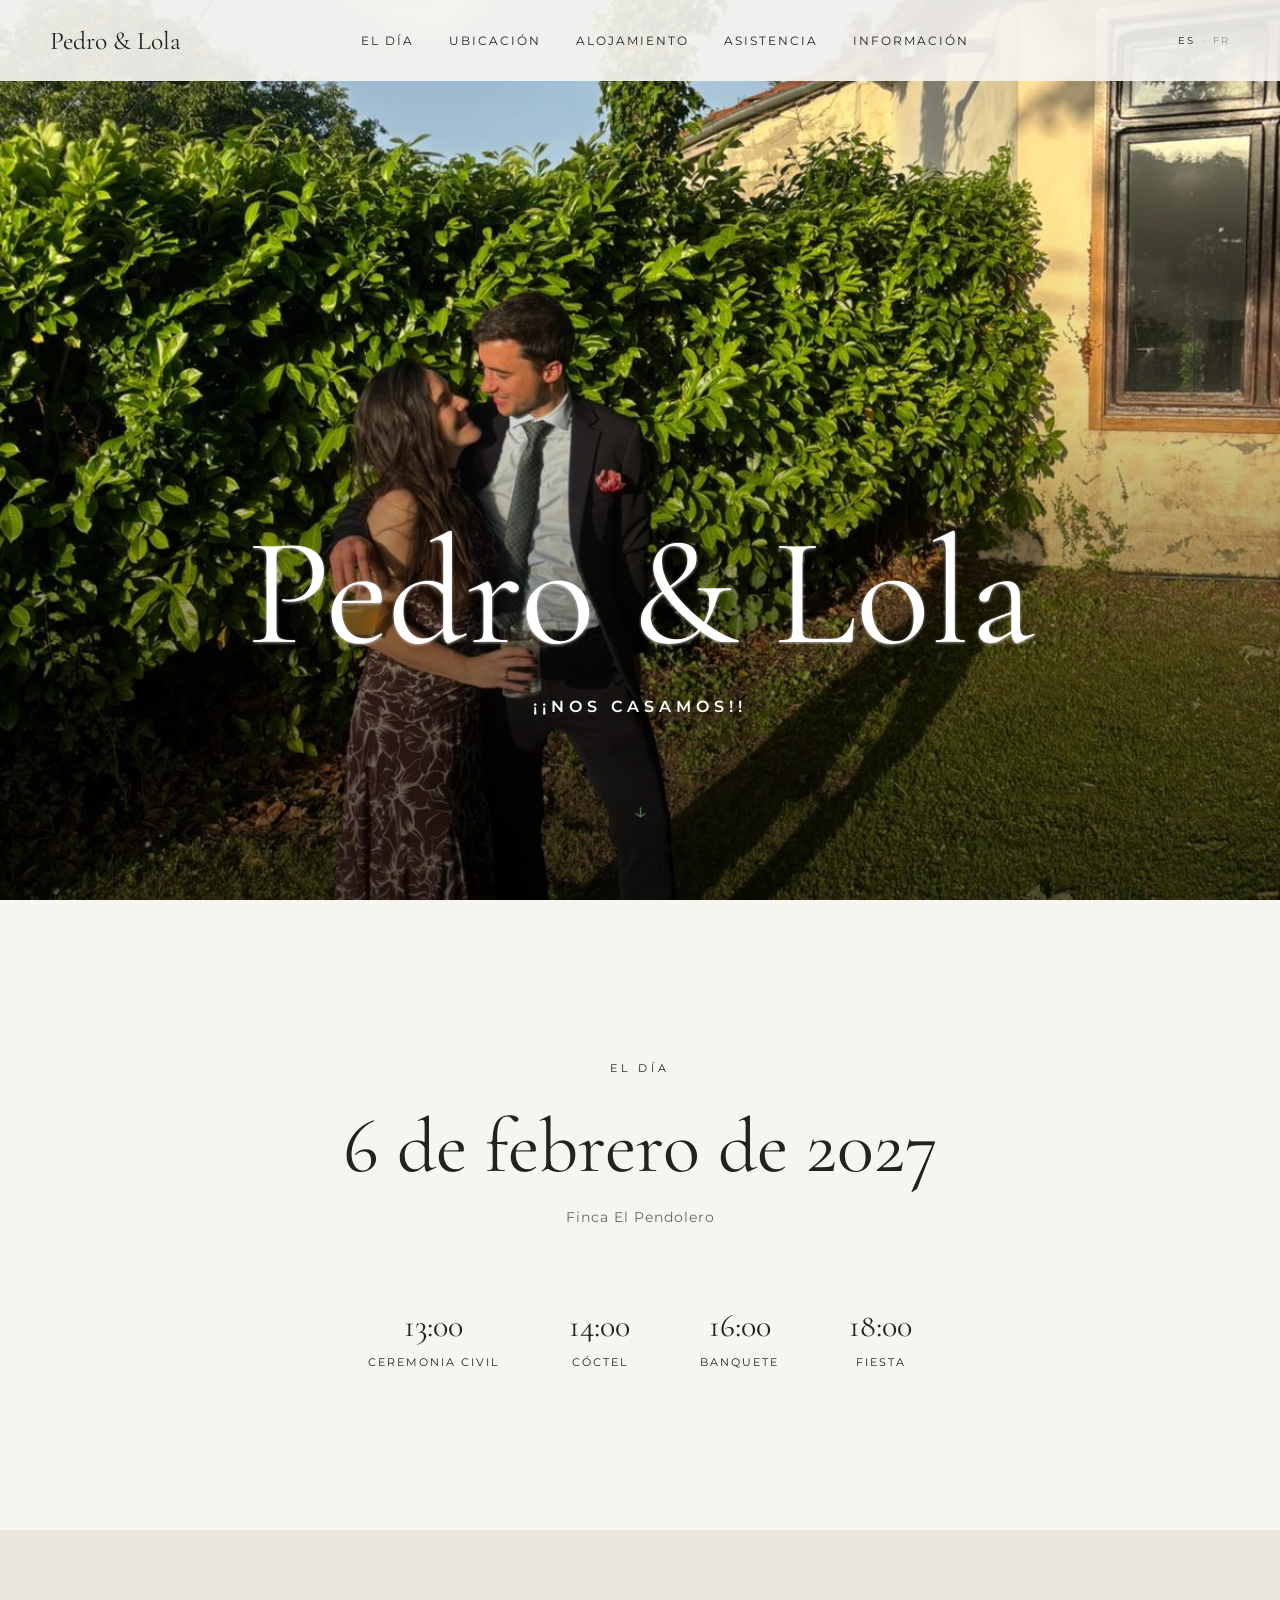
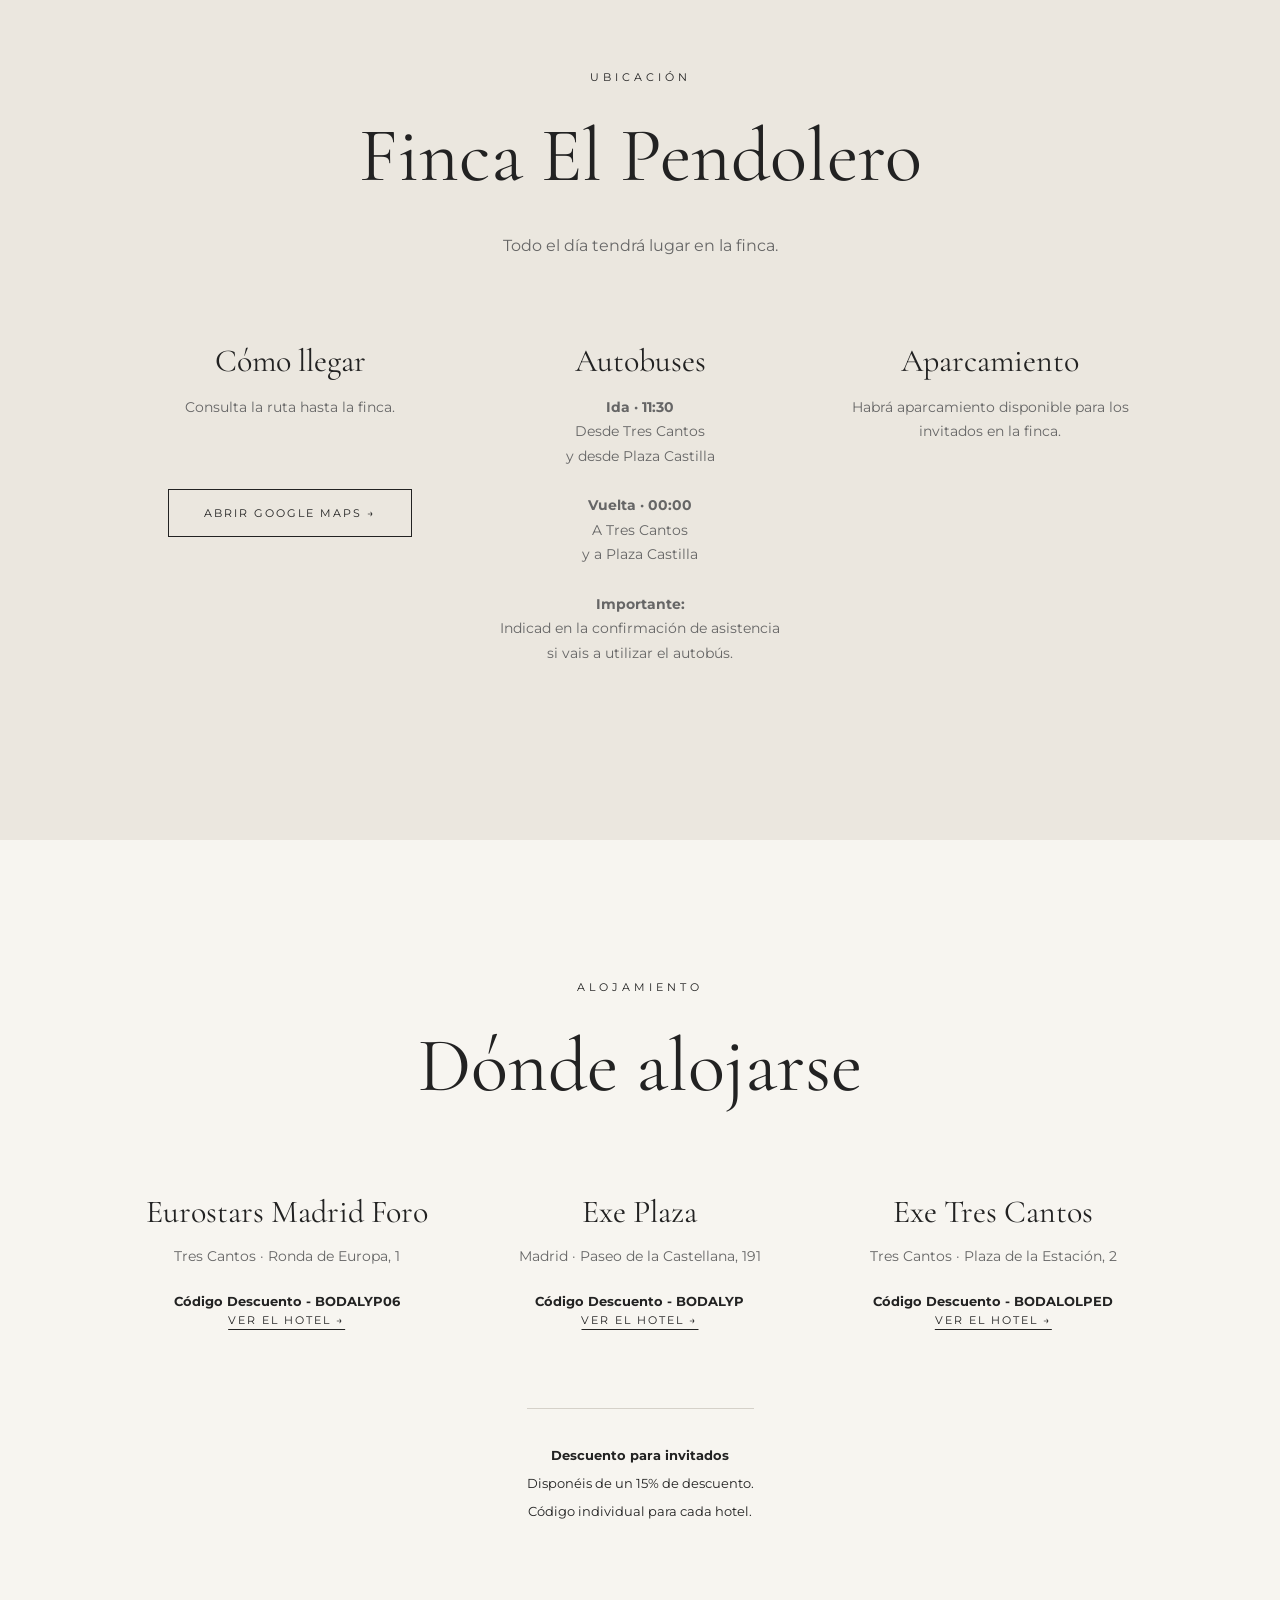
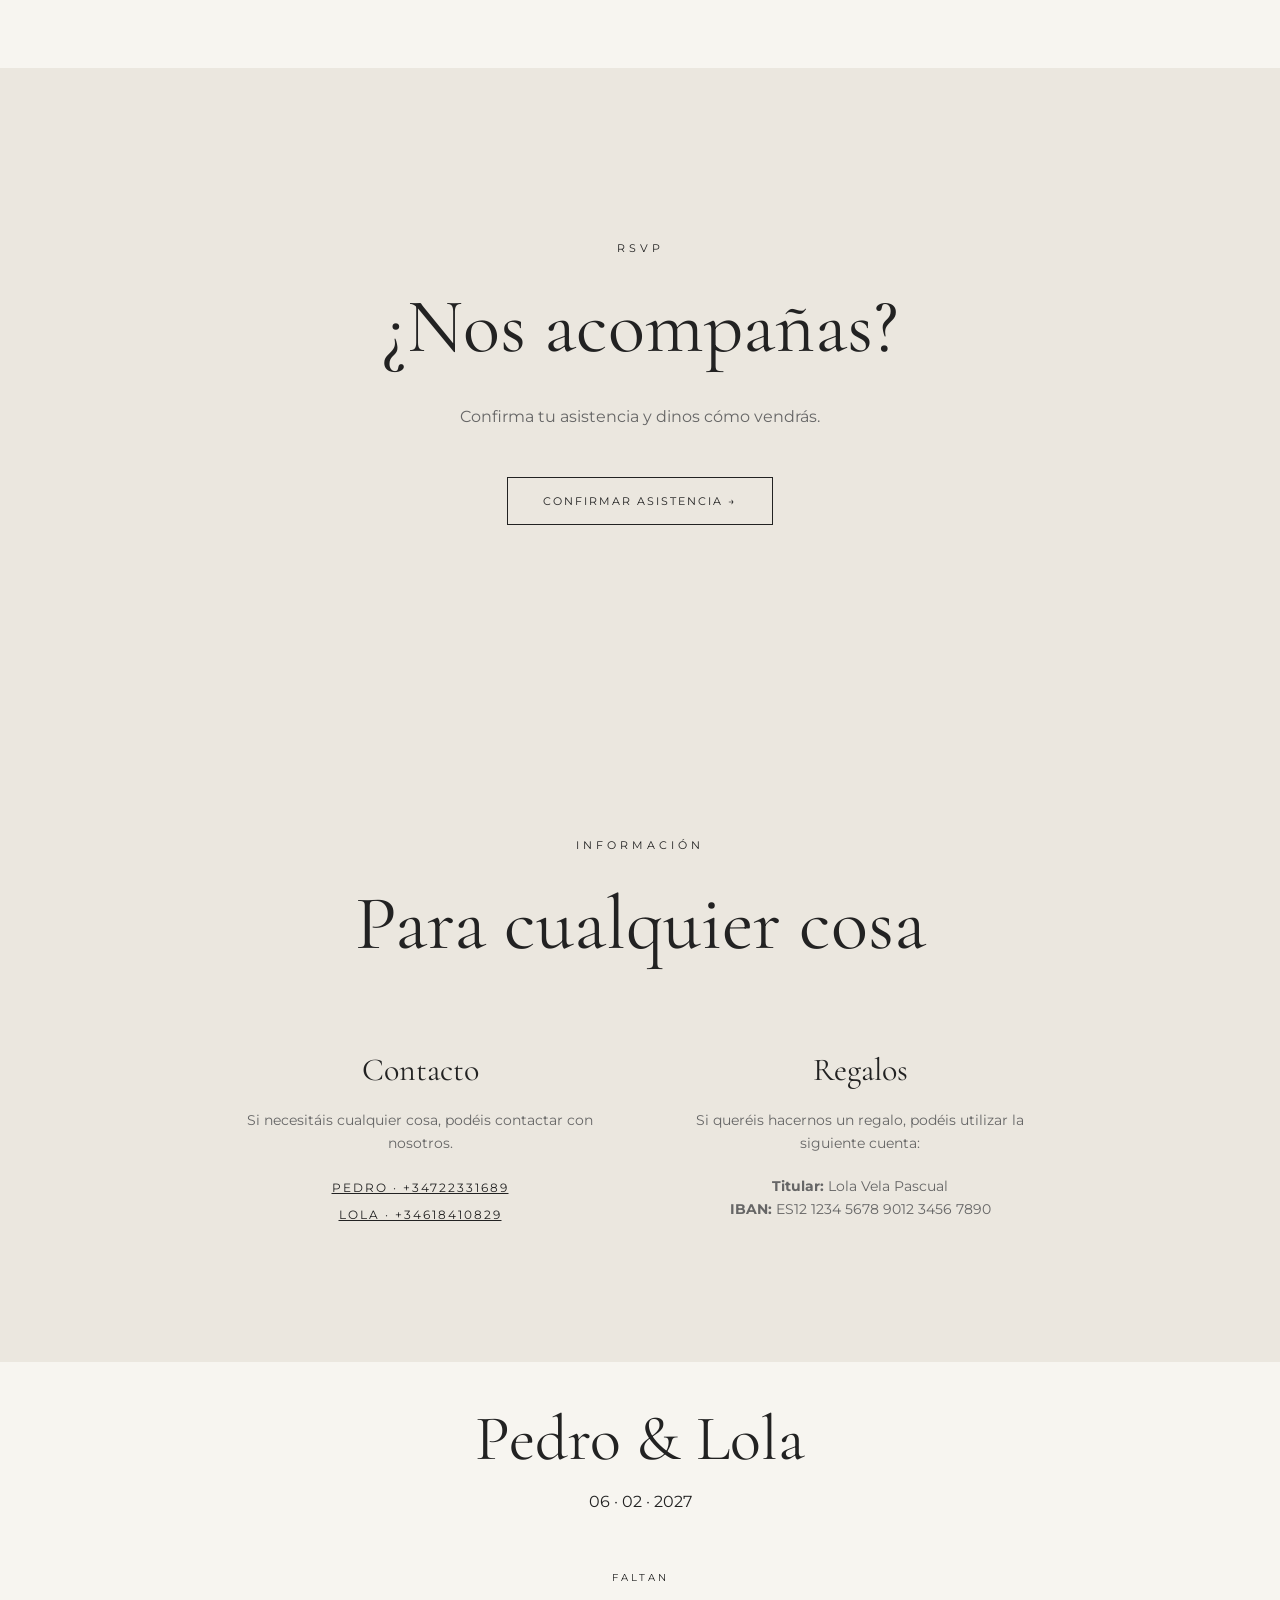
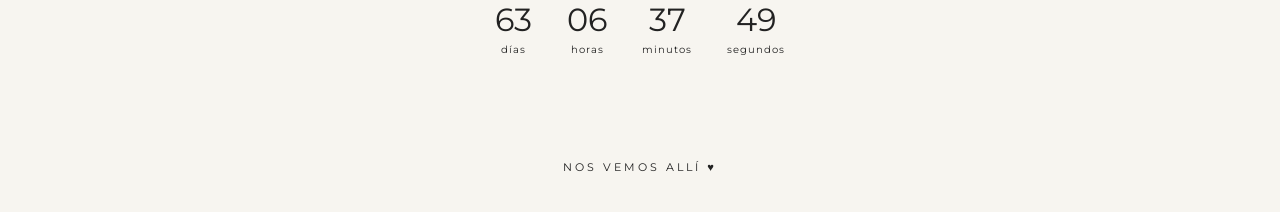
<file: index.html>
<!DOCTYPE html>
<html lang="es">

<head>

    <meta charset="UTF-8">

    <meta name="viewport" content="width=device-width, initial-scale=1.0">

    <title>Pedro & Lola | 06.02.2027</title>

    <link rel="stylesheet" href="style.css">

</head>


<body>


    <!-- NAVEGACIÓN -->

  <nav>

    <a href="#inicio" class="logo">
        Pedro & Lola
    </a>

  <div class="menu">

    <a href="#dia" data-es="El día" data-fr="Le jour">
        El día
    </a>

    <a href="#ubicacion" data-es="Ubicación" data-fr="Lieu">
        Ubicación
    </a>

    <a href="#informacion" data-es="Alojamiento" data-fr="Hébergement">
        Alojamiento
    </a>

    <a href="#asistencia" data-es="Asistencia" data-fr="Confirmation">
        Asistencia
    </a>

    <a href="#info-util" data-es="Información" data-fr="Informations">
        Información
    </a>

</div>

<div class="idiomas">

    <button id="es-btn" class="idioma-activo">
        ES
    </button>

    <span>·</span>

    <button id="fr-btn">
        FR
    </button>

</div>

</nav>


    <!-- PORTADA -->

    <section id="inicio" class="hero">

        <img src="assets/images/BodaMaría.jpeg" alt="Pedro & Lola" class="hero-foto">

        <div class="hero-contenido">

       

            <h1>
                Pedro & Lola
            </h1>

           <p class="hero-subtitulo"
   data-es="¡¡Nos casamos!!"
   data-fr="¡¡Nous nous marions!!">
    ¡¡Nos casamos!!
</p>

            <div class="flecha">
                ↓
            </div>

        </div>

    </section>



    <!-- EL DÍA -->

<section id="dia" class="seccion">

   <p class="etiqueta"
   data-es="EL DÍA"
   data-fr="LE JOUR">
    EL DÍA
</p>

    <h2>
        6 de febrero de 2027
    </h2>

    <p class="lugar-dia">
        Finca El Pendolero
    </p>

    <div class="informacion-dia">

        <div>
            <span class="hora">13:00</span>
           <span class="evento"
      data-es="Ceremonia civil"
      data-fr="Cérémonie civile">
    Ceremonia civil
</span>
  </div>

        <div>
            <span class="hora">14:00</span>
          <span class="evento"
      data-es="Cóctel"
      data-fr="Cocktail">
    Cóctel
</span>
    </div>

        <div>
            <span class="hora">16:00</span>
            <span class="evento"
      data-es="Banquete"
      data-fr="Banquet">
    Banquete
</span>
   </div>

        <div>
            <span class="hora">18:00</span>
         <span class="evento"
      data-es="Fiesta"
      data-fr="Fête">
    Fiesta
</span>
  </div>

    </div>

</section>

<!-- UBICACIÓN -->

<section id="ubicacion" class="seccion seccion-clara">

    <p class="etiqueta"
   data-es="UBICACIÓN"
   data-fr="LIEU">
    UBICACIÓN
</p>

<h2
    data-es="Finca El Pendolero"
    data-fr="Finca El Pendolero">
    Finca El Pendolero
</h2>

<p class="texto-intro"
   data-es="Todo el día tendrá lugar en la finca."
   data-fr="Toute la journée aura lieu à la finca.">
    Todo el día tendrá lugar en la finca.
</p>
    <div class="ubicacion-opciones">

        <div class="ubicacion-bloque">

           <h3
    data-es="Cómo llegar"
    data-fr="Comment venir">
    Cómo llegar
</h3>

          <p
    data-es="Consulta la ruta hasta la finca."
    data-fr="Consultez l'itinéraire jusqu'à la finca.">
    Consulta la ruta hasta la finca.
</p>

            
            <a href="https://maps.app.goo.gl/kFw3xAZNfsH3ptUk7" class="boton" target="_blank"
   class="boton"
   target="_blank"
   data-es="Abrir Google Maps →"
   data-fr="Ouvrir Google Maps →">
    Abrir Google Maps →
</a>

        </div>

    <div class="ubicacion-bloque">

    <h3
    data-es="Autobuses"
    data-fr="Autobus">
    Autobuses
</h3>
    <p>
       <strong>
    <span
        data-es="Ida"
        data-fr="Aller">
        Ida
    </span>
    · 11:30
</strong>
        <br>
        Desde Tres Cantos<br>
        y desde Plaza Castilla
    </p>

    <p>
        <strong>
    <span
        data-es="Vuelta"
        data-fr="Retour">
        Vuelta
    </span>
    · 00:00
</strong>
        <br>
        A Tres Cantos<br>
        y a Plaza Castilla
    </p>

   <p>
    <strong
        data-es="Importante:"
        data-fr="Important :">
        Importante:
    </strong><br>

    <span
        data-es="Indicad en la confirmación de asistencia si vais a utilizar el autobús."
        data-fr="Merci d'indiquer dans la confirmation de présence si vous utiliserez le bus.">
        Indicad en la confirmación de asistencia si vais a utilizar el autobús.
    </span>
</p>

</div>

       <div class="ubicacion-bloque">

   <h3
    data-es="Aparcamiento"
    data-fr="Parking">
    Aparcamiento
</h3>

<p
    data-es="Habrá aparcamiento disponible para los invitados en la finca."
    data-fr="Un parking sera disponible pour les invités à la finca.">
    Habrá aparcamiento disponible para los invitados en la finca.
</p>

</div>

    </div>

</section>

    <!-- INFORMACIÓN -->

   <!-- INFORMACIÓN -->

<section id="informacion" class="seccion">

  <p class="etiqueta"
   data-es="ALOJAMIENTO"
   data-fr="HÉBERGEMENT">
    ALOJAMIENTO
</p>

<h2
    data-es="Dónde alojarse"
    data-fr="Où séjourner">
    Dónde alojarse
</h2>

    <div class="hoteles">

        <!-- HOTEL 1 -->

        <div class="hotel">

            <h3>Eurostars Madrid Foro</h3>

            <p>
                Tres Cantos · Ronda de Europa, 1          </p>
               <h5
    data-es="Código Descuento - BODALYP06"
    data-fr="Code de réduction - BODALYP06">
     Código Descuento - BODALYP06
</h5>

            <a href="https://www.eurostarshotels.com/eurostars-madrid-foro.html?referer_code=bs1gg11ww&gad_source=1&gad_campaignid=709182149&gbraid=0AAAAAD-VyO6bj9dBhOtPIksZooZvTBVXe&gclid=Cj0KCQjw79nUBhCgARIsADSHka3DKhebo4MvHT-Nyd3Bi7OTiChOg_qzYWx9Iu3Pw3Rb2kbIb1KU7cgaAohBEALw_wcB"
   target="_blank"
   data-es="Ver el hotel →"
   data-fr="Voir l'hôtel →">
    Ver el hotel →
</a>

        </div>


        <!-- HOTEL 2 -->

        <div class="hotel">

            <h3>Exe Plaza</h3>

            <p>
                Madrid · Paseo de la Castellana, 191
            </p>
              <h5
    data-es="Código Descuento - BODALYP"
    data-fr="Code de réduction - BODALYP">
     Código Descuento - BODALYP
</h5>

           <a href="https://www.eurostarshotels.com/exe-plaza.html"
   target="_blank"
    data-es="Ver el hotel →"
   data-fr="Voir l'hôtel →">
    Ver el hotel →
</a>

        </div>


        <!-- HOTEL 3 -->

        <div class="hotel">

            <h3>Exe Tres Cantos</h3>

            <p>
                Tres Cantos · Plaza de la Estación, 2
            </p>

               <h5
    data-es="Código Descuento - BODALOLPED"
    data-fr="Code de réduction - BODALOLPED">
     Código Descuento - BODALOLPED
</h5>
            

          <a href="https://www.eurostarshotels.com/exe-tres-cantos.html"
   target="_blank"
    data-es="Ver el hotel →"
   data-fr="Voir l'hôtel →">
    Ver el hotel →
</a>

        </div>

    </div>


  <div class="descuento">

    <p>
        <strong
            data-es="Descuento para invitados"
            data-fr="Réduction pour les invités">
            Descuento para invitados
        </strong>
    </p>

    <p
        data-es="Disponéis de un 15% de descuento."
        data-fr="Vous bénéficiez d'une réduction de 15 %.">
        Disponéis de un 15% de descuento.
    </p>

    <p
        data-es="Código individual para cada hotel."
        data-fr="Code individuel pour chaque hôtel.">
        Código individual para cada hotel.
    </p>

</div>

</section>


    <!-- ASISTENCIA -->

    <!-- CONFIRMACIÓN DE ASISTENCIA -->

<section id="asistencia" class="seccion seccion-clara">

  <p class="etiqueta"
   data-es="RSVP"
   data-fr="RSVP">
    RSVP
</p>

<h2
    data-es="¿Nos acompañas?"
    data-fr="Serez-vous des nôtres ?">
    ¿Nos acompañas?
</h2>

<p class="texto-intro"
   data-es="Confirma tu asistencia y dinos cómo vendrás."
   data-fr="Confirmez votre présence et indiquez-nous comment vous viendrez.">
    Confirma tu asistencia y dinos cómo vendrás.
</p>

<a href="rsvp.html" class="boton" target="_blank">
    <span
        data-es="Confirmar asistencia →"
        data-fr="Confirmer votre présence →">
        Confirmar asistencia →
    </span>
</a>

</section>

<!-- INFORMACIÓN ÚTIL -->

<section id="info-util" class="seccion seccion-clara">

   <p class="etiqueta"
   data-es="INFORMACIÓN"
   data-fr="INFORMATIONS">
    INFORMACIÓN
</p>

<h2
    data-es="Para cualquier cosa"
    data-fr="Pour toute question">
    Para cualquier cosa
</h2>

    <div class="info-util">

        <div class="info-bloque">

         <h3
    data-es="Contacto"
    data-fr="Contact">
    Contacto
</h3>

         <p
    data-es="Si necesitáis cualquier cosa, podéis contactar con nosotros."
    data-fr="Si vous avez besoin de quoi que ce soit, vous pouvez nous contacter.">
    Si necesitáis cualquier cosa, podéis contactar con nosotros.
</p>

            <div class="telefonos">

                <a href="tel:TU_TELEFONO">
                    Pedro · +34722331689
                </a>

                <a href="tel:TELEFONO_LOLA">
                    Lola · +34618410829
                </a>

            </div>

        </div>


        <div class="info-bloque">

            <h3
    data-es="Regalos"
    data-fr="Cadeaux">
    Regalos
</h3>
           <p
    data-es="Si queréis hacernos un regalo, podéis utilizar la siguiente cuenta:"
    data-fr="Si vous souhaitez nous offrir un cadeau, vous pouvez utiliser le compte suivant :">
    Si queréis hacernos un regalo, podéis utilizar la siguiente cuenta:
</p>
<p>
    <strong
        data-es="Titular:"
        data-fr="Titulaire :">
        Titular:
    </strong>
    Lola Vela Pascual<br>

    <strong>IBAN:</strong>
    ES12 1234 5678 9012 3456 7890
</p>

        </div>

    </div>

</section>

   <!-- FINAL -->

<footer>

    <h2>
        Pedro & Lola
    </h2>

    <p>
        06 · 02 · 2027
    </p>


    <div class="cuenta-atras">

        <p class="cuenta-titulo"
           data-es="FALTAN"
           data-fr="PLUS QUE">
            FALTAN
        </p>

        <div class="contador">

            <div>
                <span id="dias">00</span>
                <small
                    data-es="días"
                    data-fr="jours">
                    días
                </small>
            </div>

            <div>
                <span id="horas">00</span>
                <small
                    data-es="horas"
                    data-fr="heures">
                    horas
                </small>
            </div>

            <div>
                <span id="minutos">00</span>
                <small
                    data-es="minutos"
                    data-fr="minutes">
                    minutos
                </small>
            </div>

            <div>
                <span id="segundos">00</span>
                <small
                    data-es="segundos"
                    data-fr="secondes">
                    segundos
                </small>
            </div>

        </div>

    </div>


    <p class="gracias"
       data-es="Nos vemos allí ♥"
       data-fr="On se retrouve là-bas ♥">
        Nos vemos allí ♥
    </p>

</footer>



    <script src="script.js"></script>

</body>

</html>
</file>
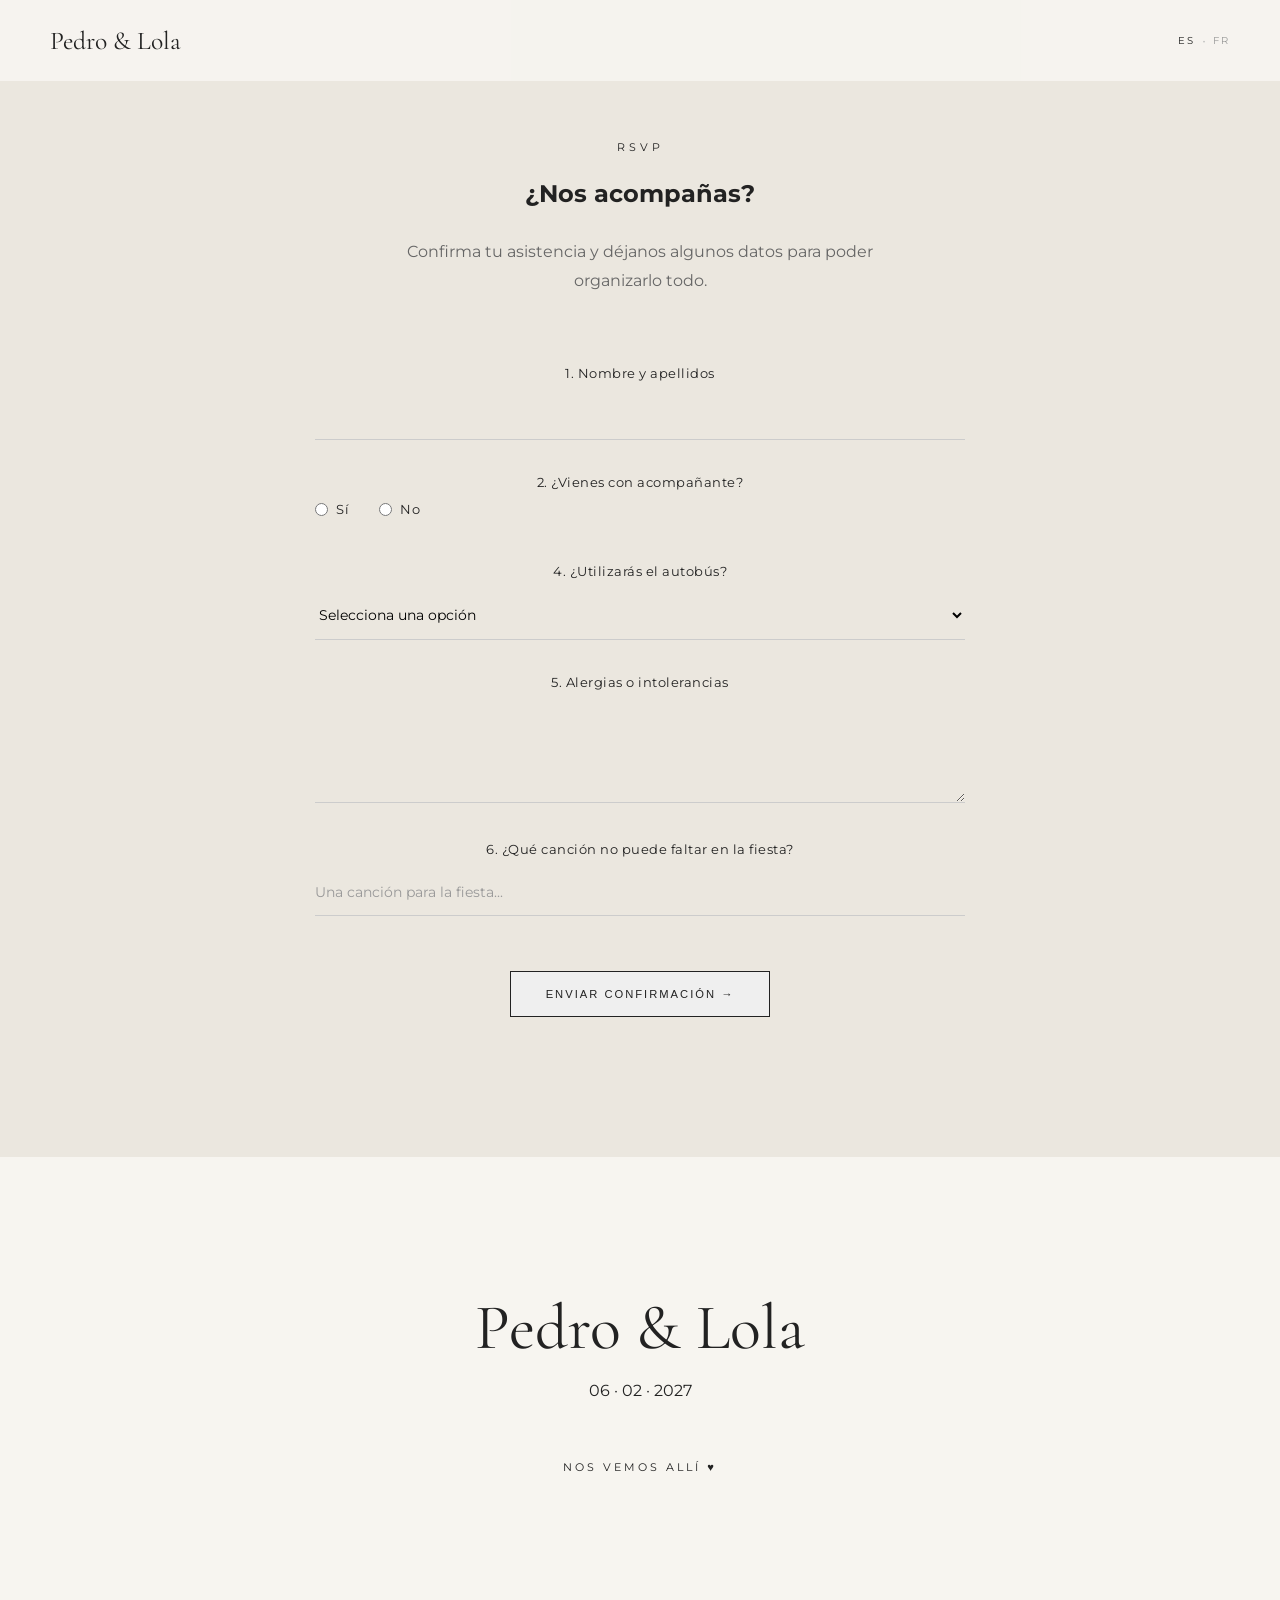
<file: rsvp.html>
<!DOCTYPE html>
<html lang="es">

<head>

    <meta charset="UTF-8">

    <meta name="viewport" content="width=device-width, initial-scale=1.0">

    <title>Pedro & Lola · Confirmación</title>

    <link rel="stylesheet" href="style.css">

</head>


<body>

    <!-- CABECERA -->

    <header>

        <nav>

            <a href="index.html" class="logo">
                Pedro & Lola
            </a>

            <div class="idiomas">

                <button id="es-btn" class="idioma-activo">
                    ES
                </button>

                <span>·</span>

                <button id="fr-btn">
                    FR
                </button>

            </div>

        </nav>

    </header>


    <!-- FORMULARIO -->

    <main>

        <section class="seccion seccion-clara">

            <p class="etiqueta"
               data-es="RSVP"
               data-fr="RSVP">
                RSVP
            </p>


            <h1
                data-es="¿Nos acompañas?"
                data-fr="Serez-vous des nôtres ?">
                ¿Nos acompañas?
            </h1>


            <p class="texto-intro"
               data-es="Confirma tu asistencia y déjanos algunos datos para poder organizarlo todo."
               data-fr="Confirmez votre présence et laissez-nous quelques informations pour nous aider à tout organiser.">
                Confirma tu asistencia y déjanos algunos datos
                para poder organizarlo todo.
            </p>


           <form class="formulario" id="formulario-rsvp">


                <!-- 1. NOMBRE -->

                <div class="campo">

                    <label for="nombre"
                           data-es="1. Nombre y apellidos"
                           data-fr="1. Nom et prénom">
                        1. Nombre y apellidos
                    </label>

                    <input
                        type="text"
                        id="nombre"
                        name="nombre"
                        required
                    >

                </div>


                <!-- 2. ACOMPAÑANTE -->

                <div class="campo">

                    <label
                        data-es="2. ¿Vienes con acompañante?"
                        data-fr="2. Venez-vous avec un accompagnant?">
                        2. ¿Vienes con acompañante?
                    </label>

                    <div class="opciones">

                        <label>

                            <input
                                type="radio"
                                name="acompanante"
                                value="si"
                                required
                            >

                            <span
                                data-es="Sí"
                                data-fr="Oui">
                                Sí
                            </span>

                        </label>


                        <label>

                            <input
                                type="radio"
                                name="acompanante"
                                value="no"
                            >

                            <span
                                data-es="No"
                                data-fr="Non">
                                No
                            </span>

                        </label>

                    </div>

                </div>


                <!-- 3. NOMBRE ACOMPAÑANTE -->

                <div class="campo"
                     id="campo-acompanante"
                     style="display: none;">

                    <label
                        for="nombre-acompanante"
                        data-es="3. Nombre y apellidos del acompañante"
                        data-fr="3. Nom et prénom de l'accompagnant(e)">
                        3. Nombre y apellidos del acompañante
                    </label>

                    <input
                        type="text"
                        id="nombre-acompanante"
                        name="nombre-acompanante"
                    >

                </div>



                <!-- 4. AUTOBÚS -->

                <div class="campo">

                    <label
                        for="autobus"
                        data-es="4. ¿Utilizarás el autobús?"
                        data-fr="4. Utiliserez-vous le bus ?">
                        4. ¿Utilizarás el autobús?
                    </label>


                    <select
                        id="autobus"
                        name="autobus"
                        required>

                        <option
                            value=""
                            data-es="Selecciona una opción"
                            data-fr="Sélectionnez une option">
                            Selecciona una opción
                        </option>

                        <option
                            value="trescantos"
                            data-es="Sí, desde Tres Cantos"
                            data-fr="Oui, depuis Tres Cantos">
                            Sí, desde Tres Cantos
                        </option>

                        <option
                            value="plazacastilla"
                            data-es="Sí, desde Plaza Castilla"
                            data-fr="Oui, depuis Plaza Castilla">
                            Sí, desde Plaza Castilla
                        </option>

                        <option
                            value="no"
                            data-es="No utilizaré el autobús"
                            data-fr="Non, je n'utiliserai pas le bus">
                            No utilizaré el autobús
                        </option>

                    </select>

                </div>


                <!-- 5. ALERGIAS -->

                <div class="campo">

                    <label
                        for="alergias"
                        data-es="5. Alergias o intolerancias"
                        data-fr="5. Allergies ou intolérances">
                        5. Alergias o intolerancias
                    </label>

                    <textarea
                        id="alergias"
                        name="alergias"
                        rows="4"
                        data-placeholder-es="Indica aquí cualquier alergia o intolerancia."
                        data-placeholder-fr="Indiquez ici toute allergie ou intolérance.">
                    </textarea>

                </div>


                <!-- 6. CANCIÓN -->

                <div class="campo">

                    <label
                        for="cancion"
                        data-es="6. ¿Qué canción no puede faltar en la fiesta?"
                        data-fr="6. Quelle chanson ne peut pas manquer à la fête ?">
                        6. ¿Qué canción no puede faltar en la fiesta?
                    </label>

                    <input
                        type="text"
                        id="cancion"
                        name="cancion"
                        data-placeholder-es="Una canción para la fiesta..."
                        data-placeholder-fr="Une chanson pour la fête...">

                </div>


                <!-- BOTÓN -->

                <button
                    type="submit"
                    class="boton">

                    <span
                        data-es="Enviar confirmación →"
                        data-fr="Envoyer la confirmation →">
                        Enviar confirmación →
                    </span>

                </button>


            </form>

            <div id="mensaje-confirmacion"
     style="display: none;">

    <p class="etiqueta"
       data-es="GRACIAS"
       data-fr="MERCI">
        GRACIAS
    </p>

    <h2
        data-es="¡Nos vemos el 6 de febrero! ♥"
        data-fr="Rendez-vous le 6 février ! ♥">
        ¡Nos vemos el 6 de febrero! ♥
    </h2>

    <p class="texto-intro"
       data-es="Hemos recibido vuestra confirmación."
       data-fr="Nous avons bien reçu votre confirmation.">
        Hemos recibido vuestra confirmación.
    </p>

</div>

        </section>

    </main>


    <!-- PIE -->

    <footer>

        <h2>
            Pedro & Lola
        </h2>

        <p>
            06 · 02 · 2027
        </p>

        <p class="gracias"
           data-es="Nos vemos allí ♥"
           data-fr="On se retrouve là-bas ♥">
            Nos vemos allí ♥
        </p>

    </footer>


    <script src="script.js"></script>


    <script>

        /* ACOMPAÑANTE */

        const opcionesAcompanante =
            document.querySelectorAll(
                'input[name="acompanante"]'
            );

        const campoAcompanante =
            document.getElementById(
                "campo-acompanante"
            );

        const nombreAcompanante =
            document.getElementById(
                "nombre-acompanante"
            );


        opcionesAcompanante.forEach(opcion => {

            opcion.addEventListener("change", function () {

                if (this.value === "si") {

                    campoAcompanante.style.display = "block";

                    nombreAcompanante.required = true;

                } else {

                    campoAcompanante.style.display = "none";

                    nombreAcompanante.required = false;

                    nombreAcompanante.value = "";

                }

            });

        });

    </script>

    <script>

    const formulario = document.getElementById("formulario-rsvp");

    const URL_SCRIPT =
        "https://script.google.com/macros/s/AKfycbzvpNecTjIioVpQ6y6zum4MBCAjwRXlm8C5KrsQFYBuQrSZ3kI_kudqJu1YavUCQupmag/exec";


    formulario.addEventListener("submit", async function(event) {

        event.preventDefault();


        const datos = {

            nombre:
                document.getElementById("nombre").value,

            acompanante:
                document.querySelector(
                    'input[name="acompanante"]:checked'
                ).value,

            nombreAcompanante:
                document.getElementById(
                    "nombre-acompanante"
                ).value,

            autobus:
                document.getElementById(
                    "autobus"
                ).value,

            alergias:
                document.getElementById(
                    "alergias"
                ).value,

            cancion:
                document.getElementById(
                    "cancion"
                ).value

        };


        try {

           await fetch(URL_SCRIPT, {
    method: "POST",
    mode: "no-cors",
    body: JSON.stringify(datos)
});


         formulario.style.display = "none";

document.getElementById("mensaje-confirmacion").style.display = "block";

            document.getElementById(
                "campo-acompanante"
            ).style.display = "none";

        } catch (error) {

            alert(
                "Ha ocurrido un problema. Por favor, inténtalo de nuevo."
            );

            console.error(error);

        }

    });

</script>

</body>

</html>
</file>
<file: style.css>
/* =========================
   CONFIGURACIÓN GENERAL
========================= */

@import url('https://fonts.googleapis.com/css2?family=Cormorant+Garamond:wght@400;500;600&family=Montserrat:wght@300;400;500&display=swap');

* {
    margin: 0;
    padding: 0;
    box-sizing: border-box;
}

html {
    scroll-behavior: smooth;
}

body {
    font-family: "Montserrat", sans-serif;
    color: #222;
    background: #f7f5f0;
}


/* =========================
   NAVEGACIÓN
========================= */

nav {
    position: fixed;
    top: 0;
    left: 0;
    width: 100%;

    padding: 25px 50px;

    display: flex;
    justify-content: space-between;
    align-items: center;

    z-index: 100;

    background: rgba(247, 245, 240, 0.92);
}

.logo {
    font-family: "Cormorant Garamond", serif;
    font-size: 1.6rem;
    color: #222;
    text-decoration: none;
}

.menu {
    display: flex;
    gap: 35px;
}

.menu a {
    color: #222;
    text-decoration: none;
    font-size: 0.75rem;
    text-transform: uppercase;
    letter-spacing: 2px;
}


/* =========================
   PORTADA
========================= */

.hero {
    min-height: 100vh;

    display: flex;
    justify-content: center;
    align-items: center;

    text-align: center;

    padding: 120px 20px 60px;

    position: relative;
    overflow: hidden;
}

.hero-foto {
    position: absolute;
    width: 100%;
    height: 100%;
    object-fit: cover;
    object-position: center;
    top: 0;
    left: 0;
    z-index: 0;
}
.hero::after {
    content: "";
    position: absolute;
    inset: 0;
    background: linear-gradient(
        to bottom,
        rgba(0, 0, 0, 0) 25%,
        rgba(0, 0, 0, 0.08) 40%,
        rgba(0, 0, 0, 0.25) 55%,
        rgba(0, 0, 0, 0.50) 75%,
        rgba(0, 0, 0, 0.65) 100%
    );
    z-index: 1;
}

.hero-contenido {
   max-width: 900px;
    position: relative;
    z-index: 2;
    align-self: flex-end;
    margin-bottom: 15px;


}


.fecha-superior,
.hero-contenido h1,
.hero-subtitulo {
    color: #4F6F52;
}

.hero-contenido h1 {
    color: white;
    text-shadow: 0 1px 3px rgba(255, 255, 255, 0.6);
}

.flecha {
    color: #4F6F52;
}

.fecha-superior {
    font-size: 0.75rem;
    letter-spacing: 5px;
    text-transform: uppercase;
    margin-bottom: 30px;
}

.hero h1 {
    font-family: "Cormorant Garamond", serif;
    font-size: clamp(5rem, 12vw, 10rem);
    font-weight: 400;
    line-height: 0.9;
}

.hero-subtitulo {
    color: white;
    margin-top: 35px;
    font-weight: 600;
    font-size: 1rem;
    text-transform: uppercase;
    letter-spacing: 5px;
}

.flecha {
    margin-top: 80px;
    font-size: 1.5rem;
}


/* =========================
   SECCIONES
========================= */

.seccion {
    min-height: 70vh;

    padding: 140px 30px;

    display: flex;
    flex-direction: column;
    justify-content: center;
    align-items: center;

    text-align: center;
}

.seccion-clara {
    background: #ebe7df;
}

.etiqueta {
    font-size: 0.7rem;
    letter-spacing: 4px;
    text-transform: uppercase;
    margin-bottom: 25px;
}

.seccion h2 {
    font-family: "Cormorant Garamond", serif;
    font-size: clamp(3rem, 6vw, 5rem);
    font-weight: 400;
}


/* =========================
   EL DÍA
========================= */

.informacion-dia {
    display: flex;
    gap: 70px;

    margin-top: 80px;
}

.informacion-dia div {
    display: flex;
    flex-direction: column;
    gap: 10px;
}

.hora {
    font-family: "Cormorant Garamond", serif;
    font-size: 2rem;
}

.evento {
    font-size: 0.7rem;
    text-transform: uppercase;
    letter-spacing: 2px;
}


/* =========================
   ASISTENCIA
========================= */

.texto-intro {
    max-width: 500px;
    margin-top: 30px;

    line-height: 1.8;
    color: #666;
}

.boton {
    display: inline-block;

    margin-top: 45px;

    padding: 16px 35px;

    border: 1px solid #222;

    color: #222;
    text-decoration: none;

    font-size: 0.7rem;
    text-transform: uppercase;
    letter-spacing: 2px;

    transition: 0.3s;
}

.boton:hover {
    background: #222;
    color: #fff;
}


/* =========================
   INFORMACIÓN
========================= */

.bloques-info {
    width: 100%;
    max-width: 1000px;

    margin-top: 80px;

    display: grid;
    grid-template-columns: repeat(3, 1fr);
    gap: 50px;
}

.bloques-info h3 {
    font-family: "Cormorant Garamond", serif;
    font-size: 2rem;
    font-weight: 400;
}

.bloques-info p {
    margin: 15px 0 20px;

    font-size: 0.9rem;
    color: #666;
}

.bloques-info a {
    color: #222;

    font-size: 0.7rem;
    text-transform: uppercase;
    letter-spacing: 2px;
}


/* =========================
   FOOTER
========================= */

footer {
    min-height: 50vh;

    display: flex;
    flex-direction: column;
    justify-content: center;
    align-items: center;

    text-align: center;
}

footer h2 {
    font-family: "Cormorant Garamond", serif;
    font-size: 4rem;
    font-weight: 400;
}

footer p {
    margin-top: 15px;
}

.gracias {
    margin-top: 60px !important;
    font-size: 0.7rem;
    text-transform: uppercase;
    letter-spacing: 3px;
}

.lugar-dia {
    margin-top: 15px;
    font-size: 0.9rem;
    letter-spacing: 1px;
    color: #666;
}
/* =========================
   UBICACIÓN
========================= */

.ubicacion-opciones {
    width: 100%;
    max-width: 1000px;

    margin-top: 70px;

    display: grid;
    grid-template-columns: repeat(3, 1fr);
    gap: 50px;
}

.ubicacion-bloque {
    padding: 10px;
}

.ubicacion-bloque h3 {
    font-family: "Cormorant Garamond", serif;
    font-size: 2rem;
    font-weight: 400;
}

.ubicacion-bloque p {
    margin: 15px 0 25px;

    font-size: 0.9rem;
    line-height: 1.7;

    color: #666;
}
/* =========================
   ALOJAMIENTO
========================= */

.hoteles {
    width: 100%;
    max-width: 1000px;

    margin-top: 80px;

    display: grid;
    grid-template-columns: repeat(3, 1fr);
    gap: 60px;
}

.hotel {
    text-align: center;
}

.hotel h3 {
    font-family: "Cormorant Garamond", serif;
    font-size: 2rem;
    font-weight: 400;
}

.hotel p {
    margin: 15px 0 25px;

    font-size: 0.85rem;
    line-height: 1.6;

    color: #666;
}

.hotel a {
    color: #222;

    font-size: 0.7rem;
    text-transform: uppercase;
    letter-spacing: 2px;

    text-decoration: underline;
    text-underline-offset: 5px;
}

.descuento {
    margin-top: 80px;

    padding-top: 35px;

    border-top: 1px solid #d5d1c9;

    max-width: 500px;

    font-size: 0.8rem;
    line-height: 1.8;
}

.descuento p {
    margin-bottom: 5px;
}
/* =========================
   INFORMACIÓN ÚTIL
========================= */

.info-util {
    width: 100%;
    max-width: 800px;

    margin-top: 80px;
    margin-left: auto;
    margin-right: auto;

    display: grid;
    grid-template-columns: repeat(2, 1fr);
    gap: 80px;

    text-align: center;
}

.info-bloque h3 {
    font-family: "Cormorant Garamond", serif;
    font-size: 2rem;
    font-weight: 400;
}

.info-bloque p {
    margin-top: 20px;

    font-size: 0.85rem;
    line-height: 1.7;

    color: #666;
}
/* =========================
   CONTACTO Y REGALOS
========================= */

.telefonos {
    display: flex;
    flex-direction: column;
    gap: 12px;
    margin-top: 25px;
}

.telefonos a {
    color: #222;
    font-size: 0.75rem;
    text-transform: uppercase;
    letter-spacing: 2px;
}

.cuenta {
    margin-top: 25px !important;
    word-break: break-all;
}
/* =========================
   IDIOMAS
========================= */

.idiomas {
    display: flex;
    align-items: center;
    gap: 7px;
    margin-left: 30px;
}

.idiomas button {
    border: none;
    background: none;

    font-family: "Montserrat", sans-serif;
    font-size: 0.65rem;

    letter-spacing: 2px;

    cursor: pointer;

    color: #999;

    padding: 0;
}

.idiomas button.idioma-activo {
    color: #222;
}

.idiomas span {
    color: #bbb;
}
/* =========================
   FORMULARIO RSVP
========================= */

.formulario {
    width: 100%;
    max-width: 650px;

    margin: 70px auto 0;
}

.campo {
    margin-bottom: 35px;
}

.campo label {
    display: block;

    margin-bottom: 12px;

    font-size: 0.8rem;
    letter-spacing: 0.5px;
}

.campo input,
.campo select,
.campo textarea {
    width: 100%;

    padding: 14px 0;

    border: none;
    border-bottom: 1px solid #ccc;

    background: transparent;

    font-family: inherit;
    font-size: 0.9rem;

    outline: none;
}

.campo textarea {
    resize: vertical;
}

.campo input:focus,
.campo select:focus,
.campo textarea:focus {
    border-bottom: 1px solid #222;
}

.opciones {
    display: flex;
    gap: 30px;
}

.opciones label {
    display: flex;
    align-items: center;
    gap: 8px;

    cursor: pointer;
}

.opciones input {
    width: auto;
}

.formulario .boton {
    margin-top: 20px;
}
.formulario textarea::placeholder,
.formulario input::placeholder {
    color: #999;
    opacity: 1;
}
#mensaje-confirmacion {
    text-align: center;
    padding: 60px 0;
}

#mensaje-confirmacion h2 {
    margin-bottom: 20px;
}

/* =========================
   CUENTA ATRÁS
========================= */

.cuenta-atras {
    margin: 45px auto;
}

.cuenta-titulo {
    font-size: 0.65rem;
    letter-spacing: 3px;
    margin-bottom: 20px;
}

.contador {
    display: flex;
    justify-content: center;
    align-items: flex-start;
    gap: 35px;
}

.contador div {
    display: flex;
    flex-direction: column;
    align-items: center;
}

.contador span {
    font-size: 2rem;
    font-weight: 400;
    line-height: 1;
}

.contador small {
    margin-top: 8px;
    font-size: 0.6rem;
    letter-spacing: 1px;
}
/* =========================
   ADAPTACIÓN PARA MÓVIL
========================= */

@media (max-width: 700px) {

    html,
    body {
        width: 100%;
        max-width: 100%;
        overflow-x: hidden;
    }


  /* =====================
   NAVEGACIÓN
===================== */

nav {
    width: 100%;
    padding: 14px 18px 10px;
    display: flex;
    flex-wrap: wrap;
    align-items: center;
    gap: 10px;
}

/* Nombre de los novios */

.logo {
    font-size: 1.1rem;
    line-height: 0.9;
}

/* Idiomas */

.idiomas {
    margin-left: auto;
    display: flex;
    gap: 6px;
    flex-shrink: 0;
}

.idiomas button {
    font-size: 0.55rem;
    letter-spacing: 1px;
}

/* Menú principal */

.menu {
    order: 3;
    flex: 0 0 100%;
    width: 100%;
    display: flex;
    justify-content: center;
    align-items: center;
    gap: 14px;
    flex-wrap: wrap;
    margin-top: 6px;
}

.menu a {
    font-size: 0.55rem;
    letter-spacing: 0.8px;
    white-space: nowrap;
}


    /* =====================
       PORTADA
    ===================== */

    .hero {
        width: 100%;
        min-height: 100vh;
        padding: 100px 20px 40px;
    }

    .hero-foto {
        width: 100%;
        height: 100%;
        object-fit: cover;
        object-position: center;
    }

    .hero-contenido {
        width: 100%;
        max-width: 100%;
        margin-bottom: 10px;
    }

    .hero h1 {
        font-size: clamp(4rem, 18vw, 6rem);
        line-height: 0.9;
    }

    .hero-subtitulo {
        margin-top: 25px;
        font-size: 0.75rem;
        letter-spacing: 3px;
    }

    .flecha {
        margin-top: 50px;
    }


    /* =====================
       SECCIONES
    ===================== */

    .seccion {
        width: 100%;
        min-height: auto;
        padding: 80px 22px;
    }

    .seccion h2 {
        font-size: clamp(2.5rem, 12vw, 4rem);
        line-height: 1;
    }

    .etiqueta {
        font-size: 0.6rem;
        letter-spacing: 3px;
        margin-bottom: 20px;
    }


    /* =====================
       EL DÍA
    ===================== */

    .informacion-dia {
        width: 100%;
        flex-direction: column;
        gap: 35px;
        margin-top: 55px;
    }


    /* =====================
       INFORMACIÓN
    ===================== */

    .bloques-info {
        width: 100%;
        grid-template-columns: 1fr;
        gap: 50px;
        margin-top: 55px;
    }


    /* =====================
       UBICACIÓN
    ===================== */

    .ubicacion-opciones {
        width: 100%;
        grid-template-columns: 1fr;
        gap: 40px;
        margin-top: 55px;
    }


    /* =====================
       ALOJAMIENTO
    ===================== */

    .hoteles {
        width: 100%;
        grid-template-columns: 1fr;
        gap: 45px;
        margin-top: 55px;
    }

    .descuento {
        margin-top: 55px;
        padding-top: 30px;
    }


    /* =====================
       CONTACTO / REGALOS
    ===================== */

    .info-util {
        width: 100%;
        grid-template-columns: 1fr;
        gap: 45px;
        margin-top: 55px;
    }


    /* =====================
       BOTONES
    ===================== */

    .boton {
        max-width: 100%;
        padding: 14px 22px;
        margin-top: 35px;
    }


    /* =====================
       CUENTA ATRÁS
    ===================== */

    .cuenta-atras {
        width: 100%;
        margin: 40px auto;
    }

    .contador {
        gap: 15px;
        width: 100%;
    }

    .contador span {
        font-size: 1.5rem;
    }

    .contador small {
        font-size: 0.55rem;
    }


    /* =====================
       FORMULARIO
    ===================== */

    .formulario {
        width: 100%;
        margin-top: 45px;
    }

    .campo {
        margin-bottom: 30px;
    }

    .campo input,
    .campo select,
    .campo textarea {
        font-size: 16px;
    }

    .opciones {
        gap: 18px;
        flex-wrap: wrap;
    }


    /* =====================
       MENSAJE CONFIRMACIÓN
    ===================== */

    #mensaje-confirmacion {
        width: 100%;
        padding: 50px 10px;
    }


    /* =====================
       FOOTER
    ===================== */

    footer {
        width: 100%;
        min-height: 50vh;
        padding: 60px 22px;
    }

    footer h2 {
        font-size: 3rem;
    }

}
</file>
